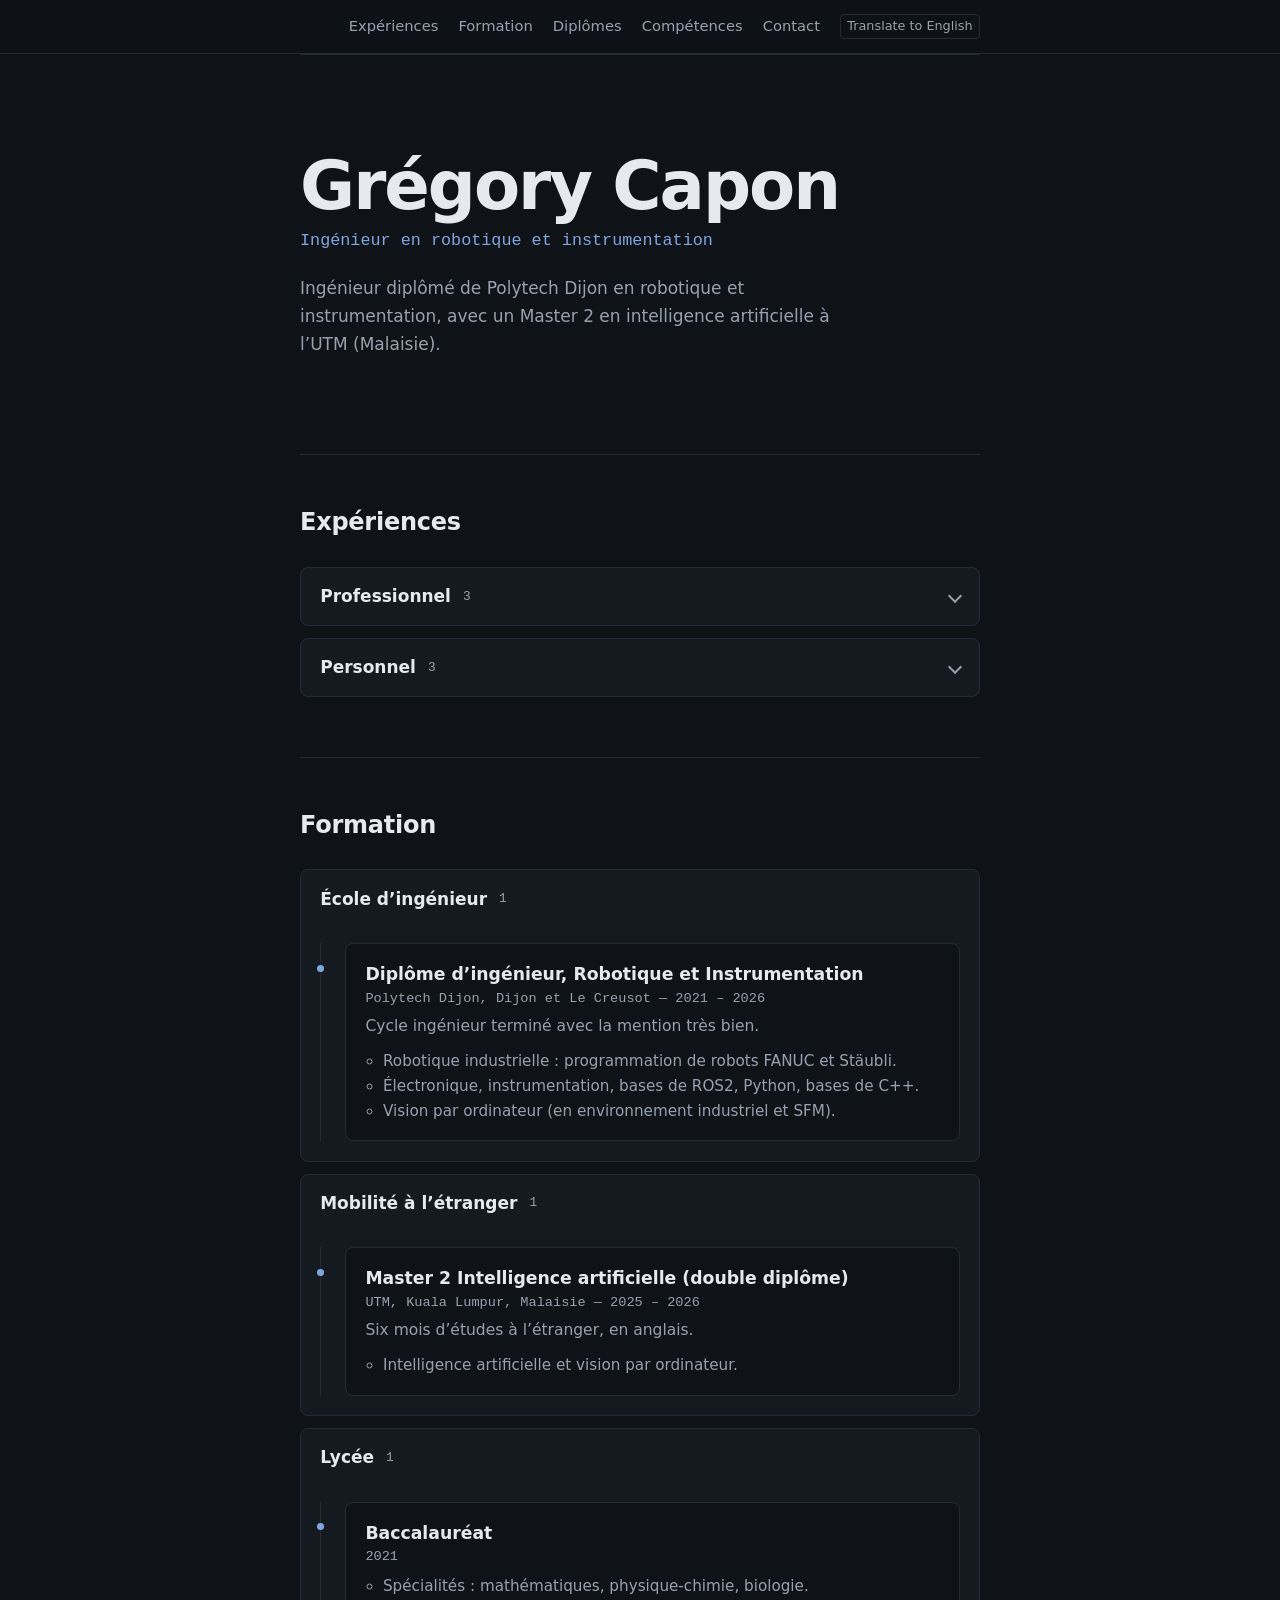
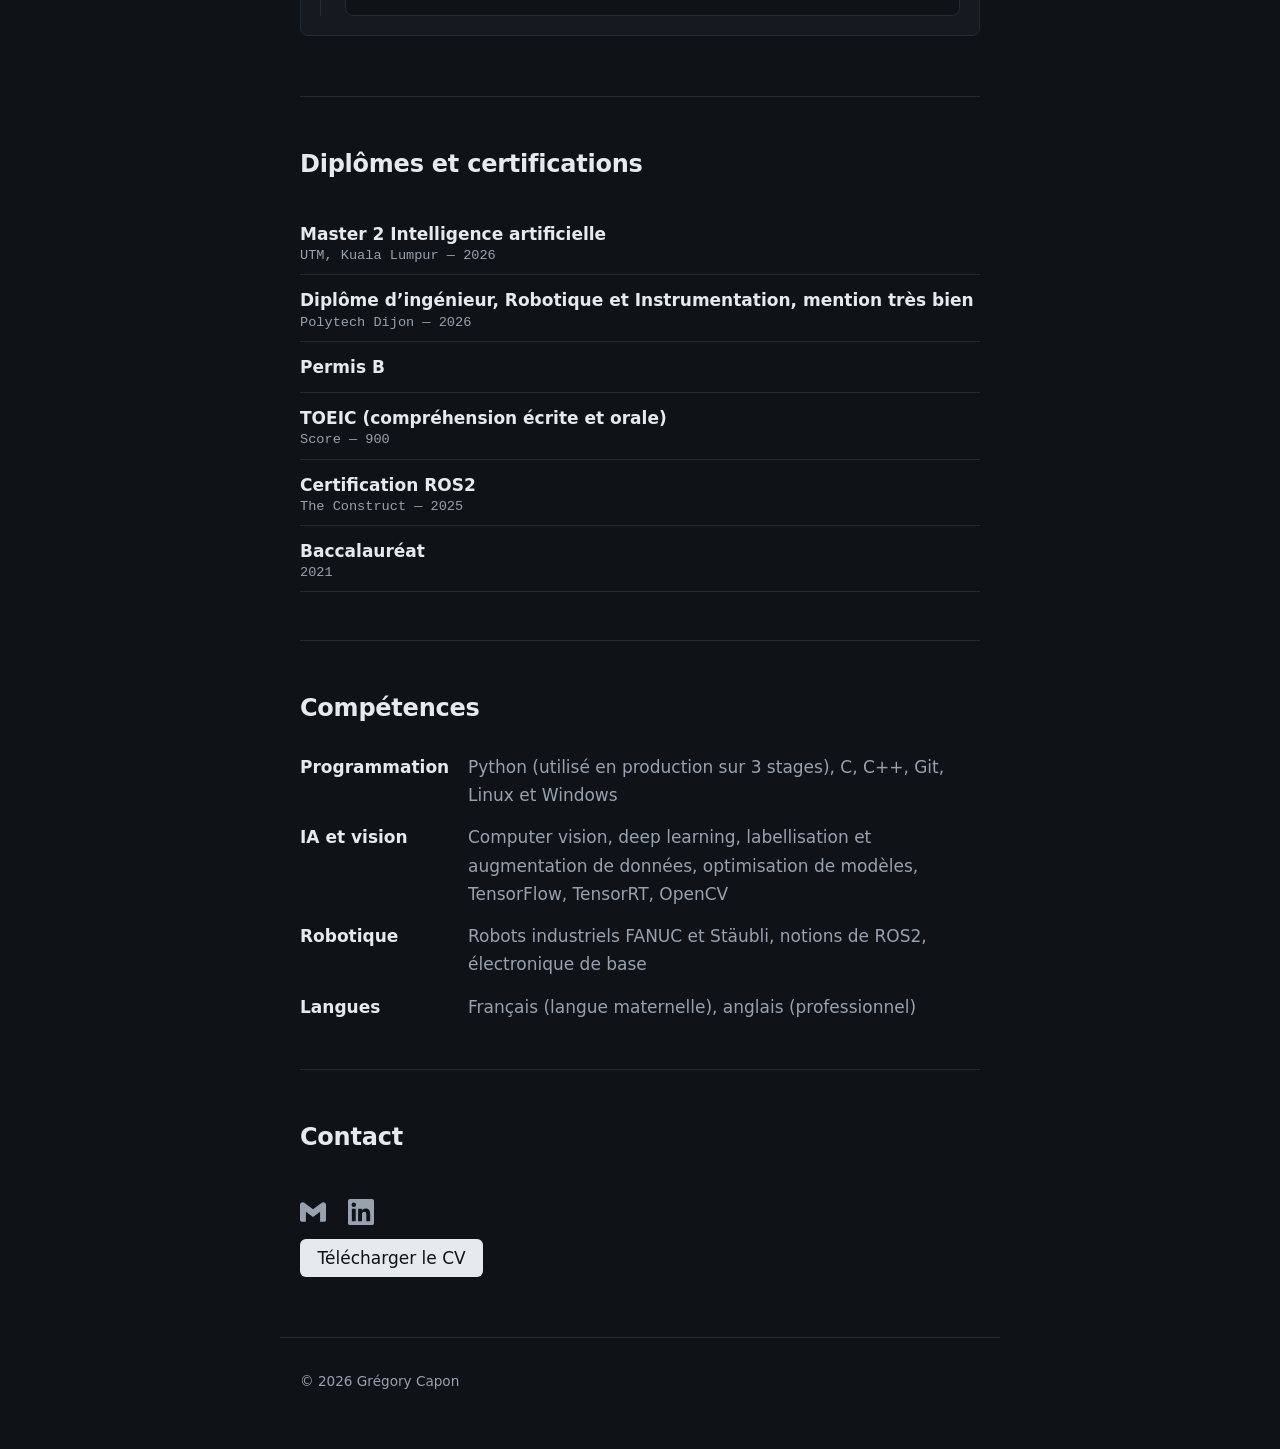
<file: index.html>
<!DOCTYPE html>
<html lang="fr">
<head>
<meta charset="utf-8">
<meta name="viewport" content="width=device-width, initial-scale=1">
<title>Grégory Capon — Ingénieur en robotique et instrumentation</title>
<meta name="description" content="Portfolio de Grégory Capon, ingénieur en robotique et instrumentation avec un Master 2 en intelligence artificielle.">
<meta name="color-scheme" content="dark">
<link rel="stylesheet" href="style.css">
</head>
<body>
<header class="bar">
  <nav>
    <a href="#experiences">Expériences</a>
    <a href="#formation">Formation</a>
    <a href="#diplomes">Diplômes</a>
    <a href="#competences">Compétences</a>
    <a href="#contact">Contact</a>
    <a class="lang" href="en/" hreflang="en" title="English version">Translate to English</a>
  </nav>
</header>
<main id="top">
  <section class="hero">
    <h1>Grégory Capon</h1>
    <p class="role">Ingénieur en robotique et instrumentation</p>
    <p class="lead">Ingénieur diplômé de Polytech Dijon en robotique et instrumentation, avec un Master 2 en intelligence artificielle à l’UTM (Malaisie).</p>
  </section>
  <section id="experiences"><h2>Expériences</h2><div id="exp"></div></section>
  <section id="formation"><h2>Formation</h2><div id="form"></div></section>
  <section id="diplomes"><h2>Diplômes et certifications</h2><ul class="dipl" id="dipl"></ul></section>
  <section id="competences"><h2>Compétences</h2><dl class="skills" id="skills"></dl></section>
  <section id="contact">
    <h2>Contact</h2>
      <p class="contact">
      <a class="icon" id="mail" data-tip="capongregory68@gmail.com" href="mailto:capongregory68@gmail.com" target="_blank" rel="noopener" aria-label="Écrire un e-mail"><svg viewBox="0 0 24 24" width="26" height="26" fill="currentColor" aria-hidden="true"><path d="M24 5.457v13.909c0 .904-.732 1.636-1.636 1.636h-3.819V11.73L12 16.64l-6.545-4.91v9.273H1.636A1.636 1.636 0 0 1 0 19.366V5.457c0-2.023 2.309-3.178 3.927-1.964L5.455 4.64 12 9.548l6.545-4.91 1.528-1.145C21.69 2.28 24 3.434 24 5.457z"/></svg></a>
      <a class="icon" id="linkedin" data-tip="LinkedIn" href="#" target="_blank" rel="noopener" aria-label="LinkedIn" hidden><svg viewBox="0 0 24 24" width="26" height="26" fill="currentColor" aria-hidden="true"><path d="M20.447 20.452h-3.554v-5.569c0-1.328-.027-3.037-1.852-3.037-1.853 0-2.136 1.445-2.136 2.939v5.667H9.351V9h3.414v1.561h.046c.477-.9 1.637-1.85 3.37-1.85 3.601 0 4.267 2.37 4.267 5.455v6.286zM5.337 7.433a2.062 2.062 0 01-2.063-2.065 2.064 2.064 0 112.063 2.065zm1.782 13.019H3.555V9h3.564v11.452zM22.225 0H1.771C.792 0 0 .774 0 1.729v20.542C0 23.227.792 24 1.771 24h20.451C23.2 24 24 23.227 24 22.271V1.729C24 .774 23.2 0 22.222 0h.003z"/></svg></a>
    </p>
    <p><a class="btn" id="cv" href="assets/cv/CV-Gregory_Capon-FR.pdf">Télécharger le CV</a></p>
  </section>
</main>
<footer>© 2026 Grégory Capon</footer>
<script src="data.js"></script>
<script src="app.js"></script>
</body>
</html>
</file>
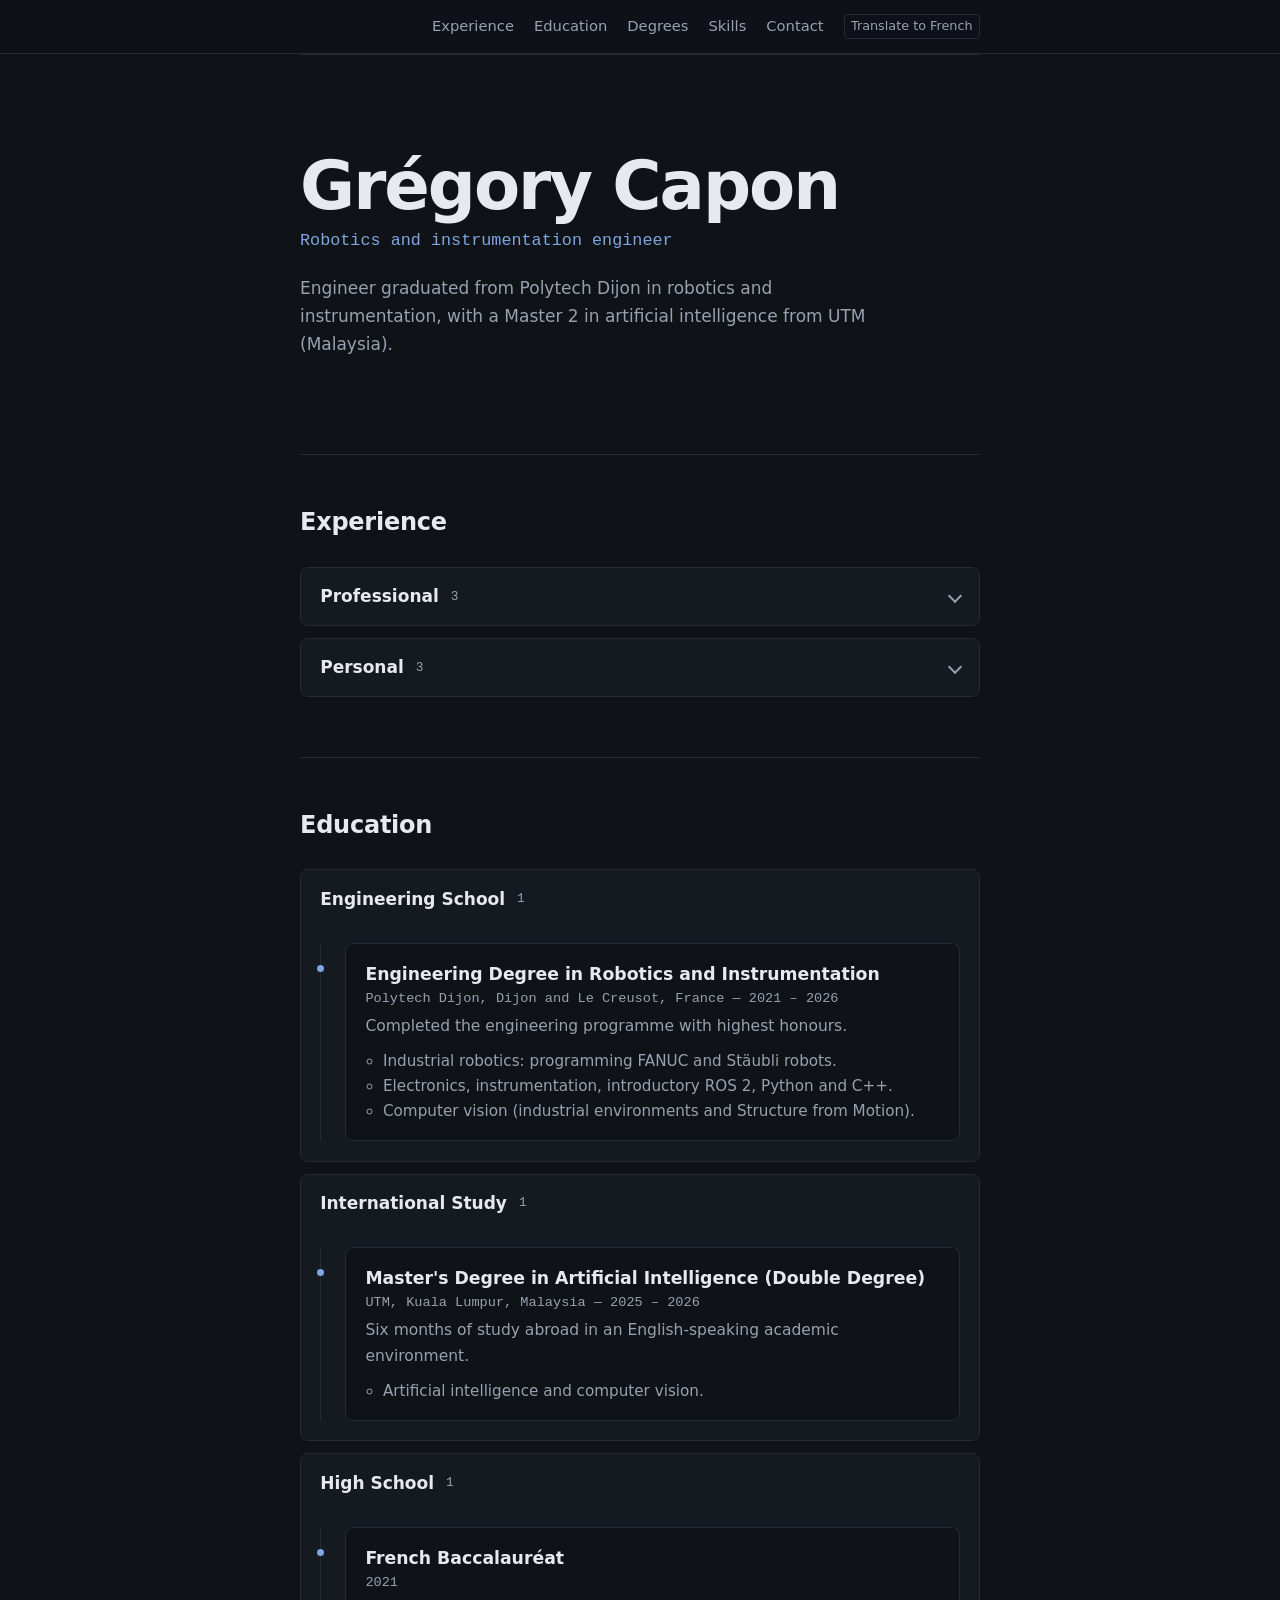
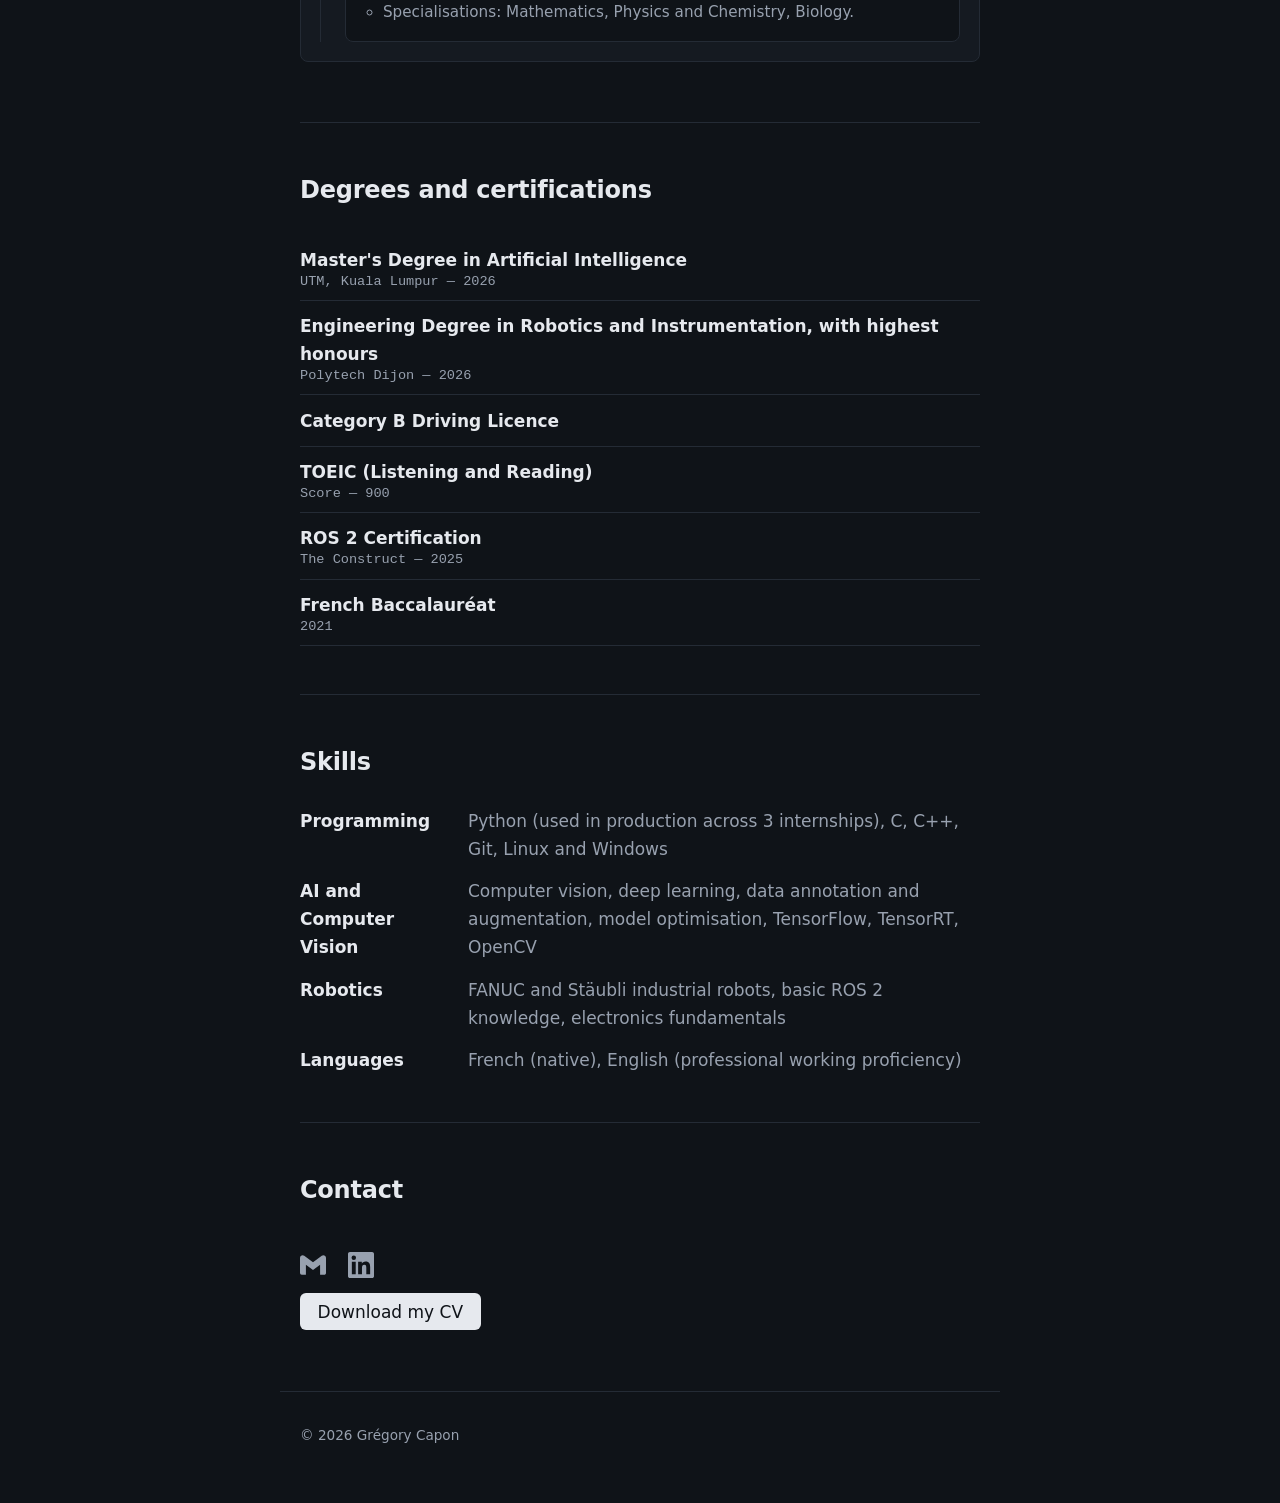
<file: en/index.html>
<!DOCTYPE html>
<html lang="en">
<head>
<meta charset="utf-8">
<meta name="viewport" content="width=device-width, initial-scale=1">
<title>Grégory Capon — Robotics and instrumentation engineer</title>
<meta name="description" content="Portfolio of Grégory Capon, robotics and instrumentation engineer with a Master 2 in artificial intelligence.">
<meta name="color-scheme" content="dark">
<link rel="stylesheet" href="../style.css">
</head>
<body>
<header class="bar">
  <nav>
    <a href="#experiences">Experience</a>
    <a href="#formation">Education</a>
    <a href="#diplomes">Degrees</a>
    <a href="#competences">Skills</a>
    <a href="#contact">Contact</a>
    <a class="lang" href="../" hreflang="fr" title="Version française">Translate to French</a>
  </nav>
</header>
<main id="top">
  <section class="hero">
    <h1>Grégory Capon</h1>
    <p class="role">Robotics and instrumentation engineer</p>
    <p class="lead">Engineer graduated from Polytech Dijon in robotics and instrumentation, with a Master 2 in artificial intelligence from UTM (Malaysia).</p>
  </section>
  <section id="experiences"><h2>Experience</h2><div id="exp"></div></section>
  <section id="formation"><h2>Education</h2><div id="form"></div></section>
  <section id="diplomes"><h2>Degrees and certifications</h2><ul class="dipl" id="dipl"></ul></section>
  <section id="competences"><h2>Skills</h2><dl class="skills" id="skills"></dl></section>
  <section id="contact">
    <h2>Contact</h2>
      <p class="contact">
      <a class="icon" id="mail" data-tip="capongregory68@gmail.com" href="mailto:capongregory68@gmail.com" target="_blank" rel="noopener" aria-label="Send an e-mail"><svg viewBox="0 0 24 24" width="26" height="26" fill="currentColor" aria-hidden="true"><path d="M24 5.457v13.909c0 .904-.732 1.636-1.636 1.636h-3.819V11.73L12 16.64l-6.545-4.91v9.273H1.636A1.636 1.636 0 0 1 0 19.366V5.457c0-2.023 2.309-3.178 3.927-1.964L5.455 4.64 12 9.548l6.545-4.91 1.528-1.145C21.69 2.28 24 3.434 24 5.457z"/></svg></a>
      <a class="icon" id="linkedin" data-tip="LinkedIn" href="#" target="_blank" rel="noopener" aria-label="LinkedIn" hidden><svg viewBox="0 0 24 24" width="26" height="26" fill="currentColor" aria-hidden="true"><path d="M20.447 20.452h-3.554v-5.569c0-1.328-.027-3.037-1.852-3.037-1.853 0-2.136 1.445-2.136 2.939v5.667H9.351V9h3.414v1.561h.046c.477-.9 1.637-1.85 3.37-1.85 3.601 0 4.267 2.37 4.267 5.455v6.286zM5.337 7.433a2.062 2.062 0 01-2.063-2.065 2.064 2.064 0 112.063 2.065zm1.782 13.019H3.555V9h3.564v11.452zM22.225 0H1.771C.792 0 0 .774 0 1.729v20.542C0 23.227.792 24 1.771 24h20.451C23.2 24 24 23.227 24 22.271V1.729C24 .774 23.2 0 22.222 0h.003z"/></svg></a>
    </p>
    <p><a class="btn" id="cv" href="../assets/cv/CV-Gregory Capon-EN.pdf">Download my CV</a></p>
  </section>
</main>
<footer>© 2026 Grégory Capon</footer>
<script src="data.js"></script>
<script src="../app.js"></script>
</body>
</html>
</file>
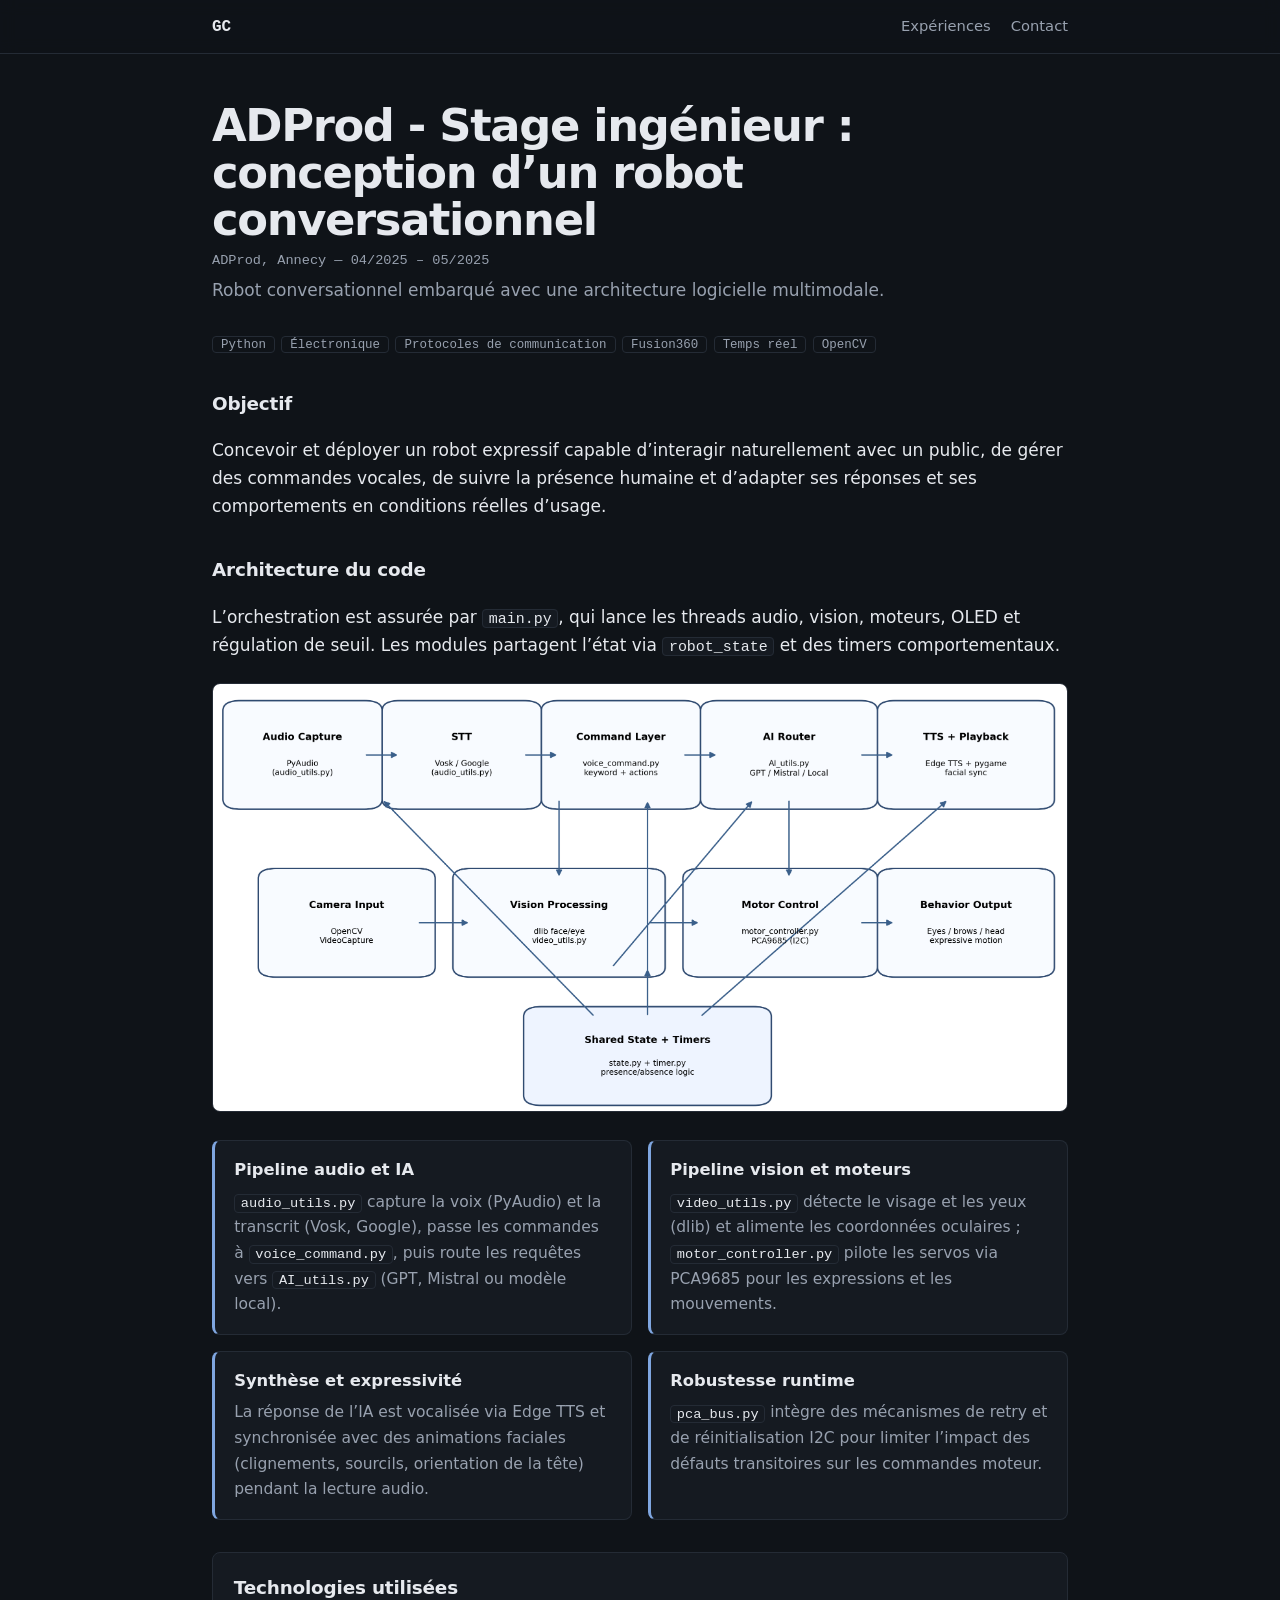
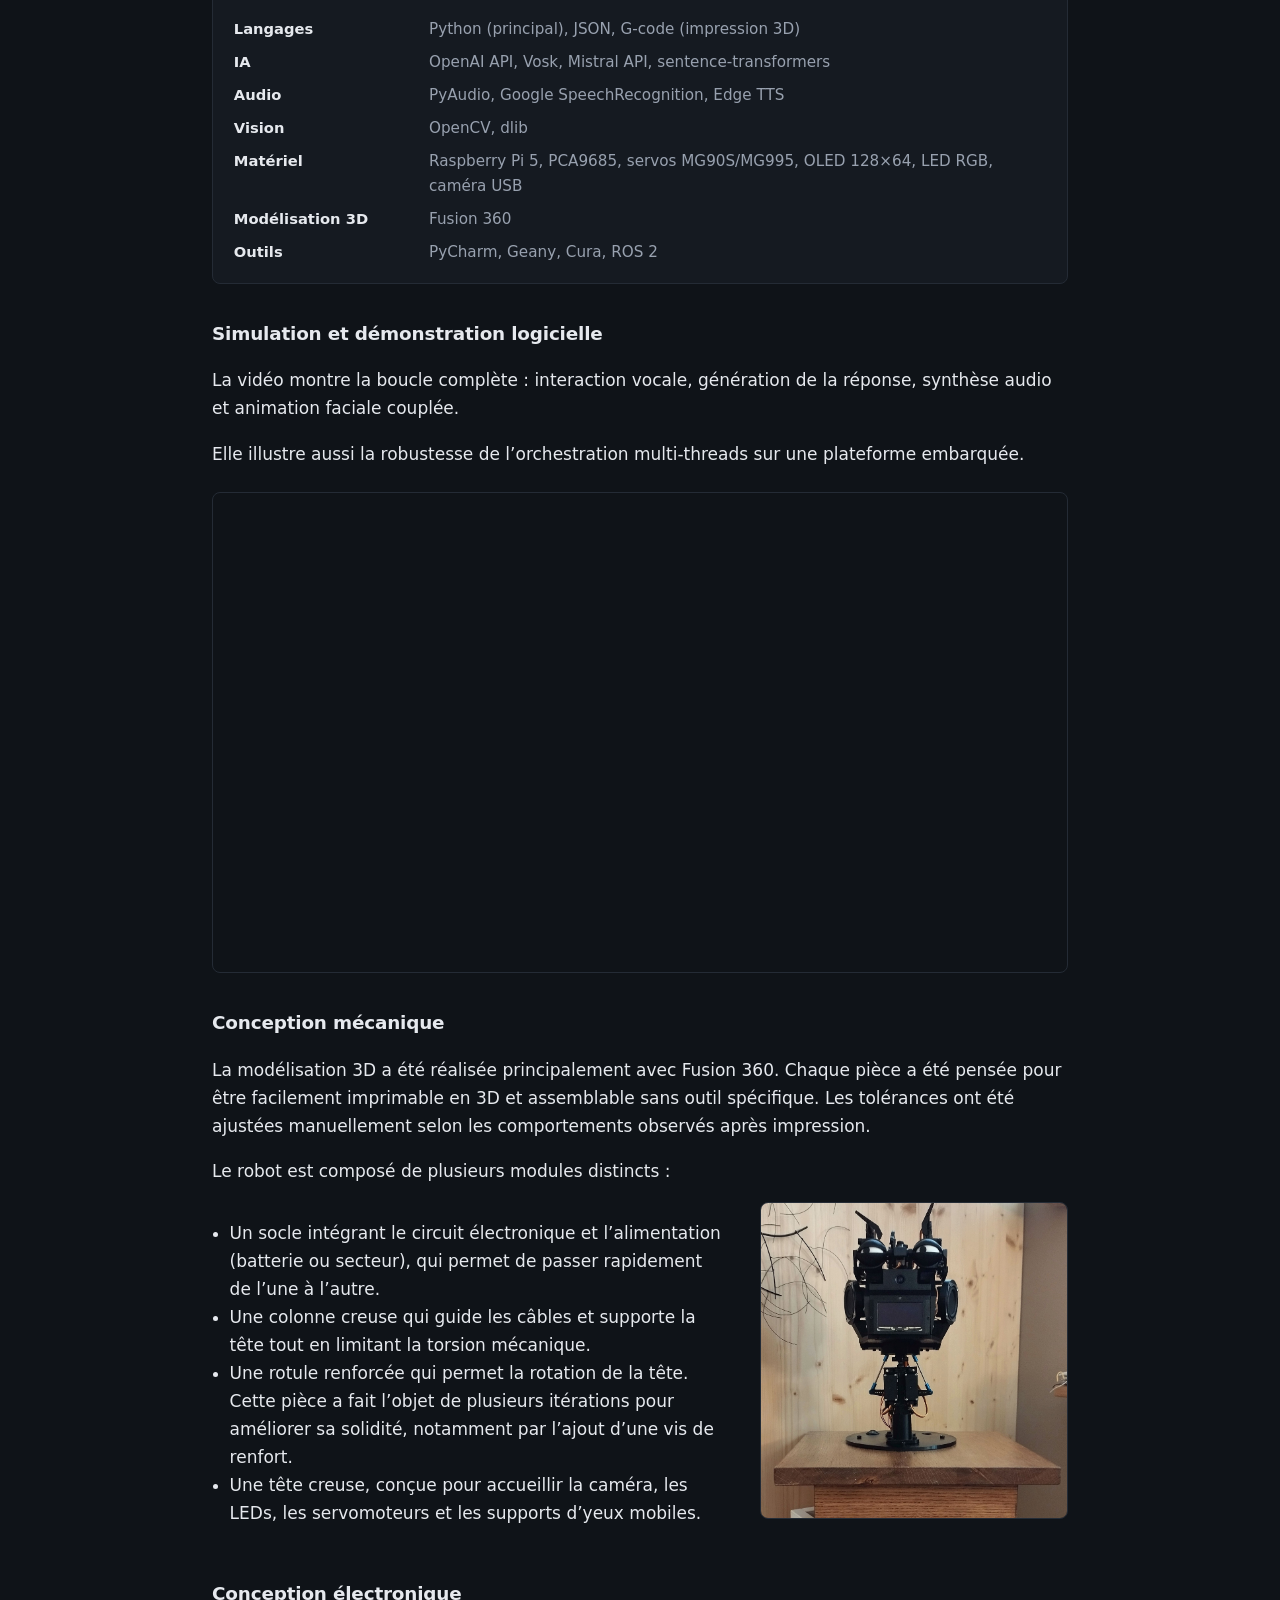
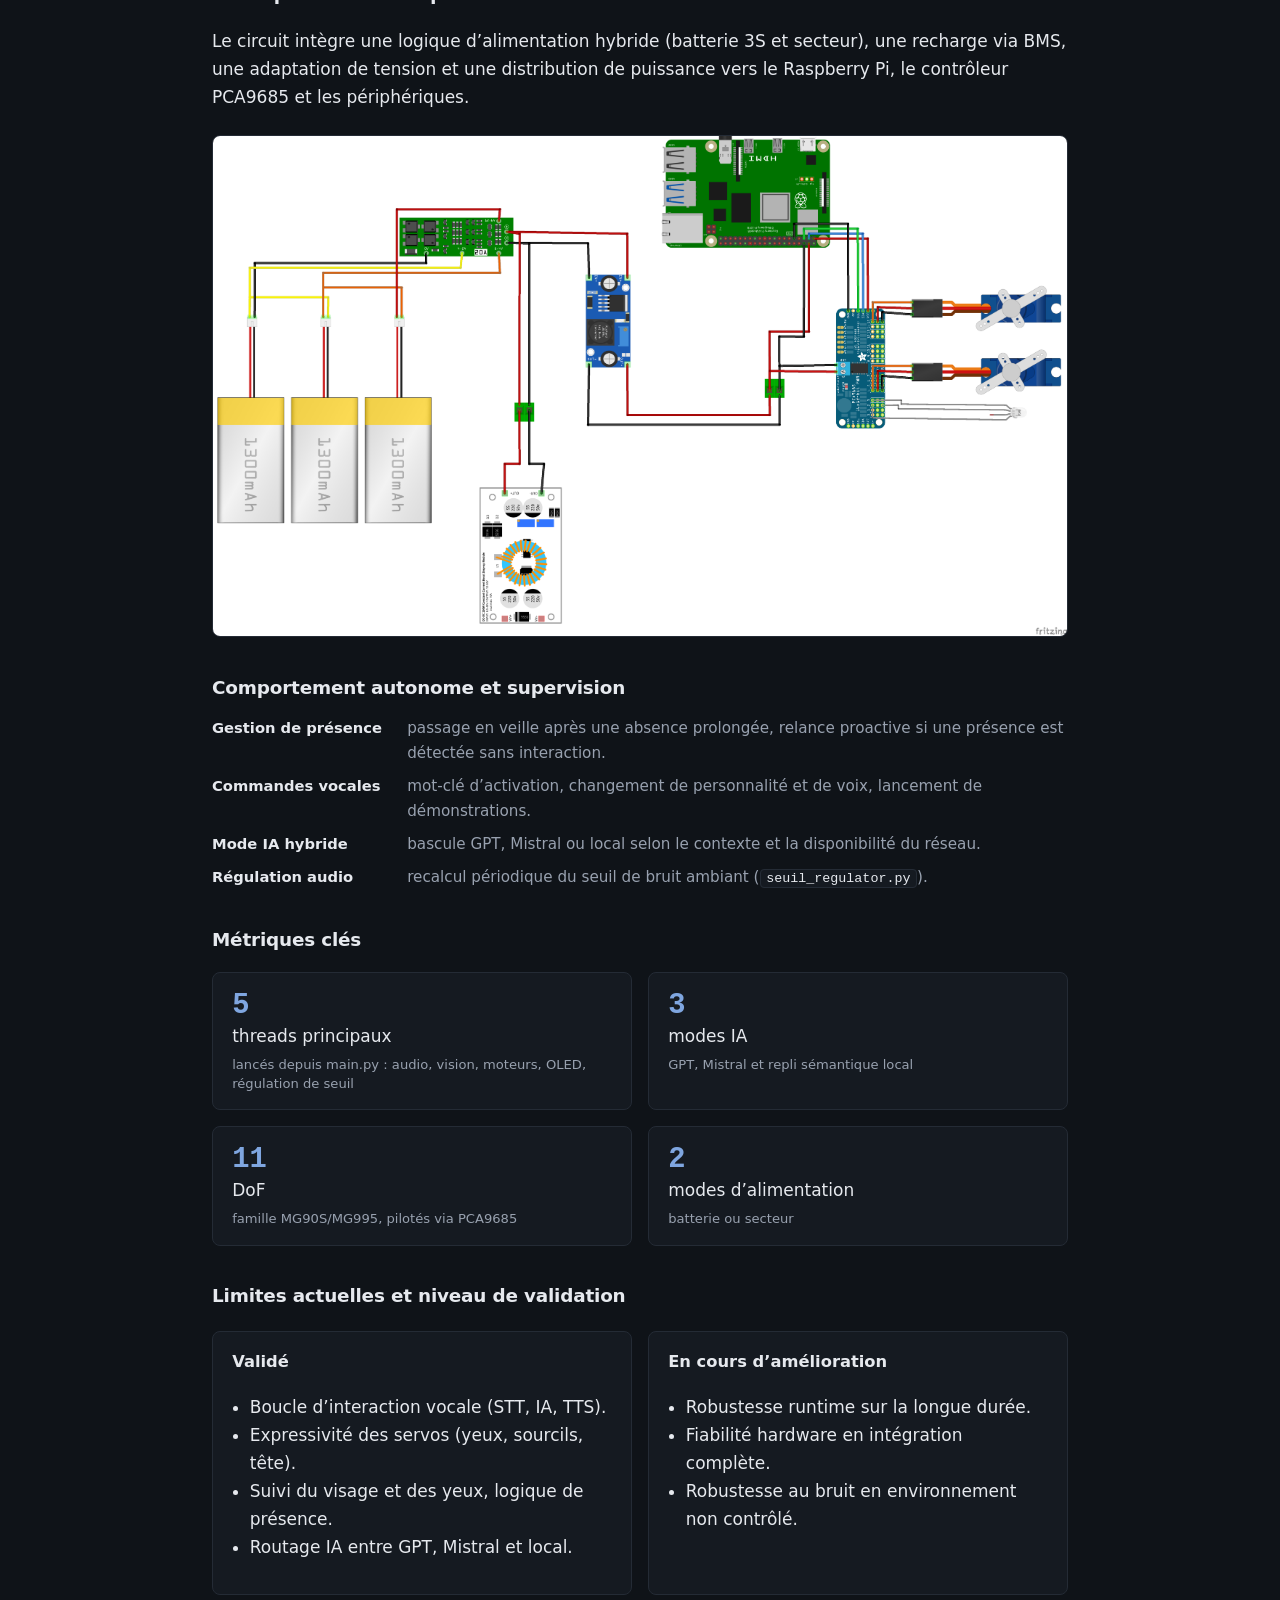
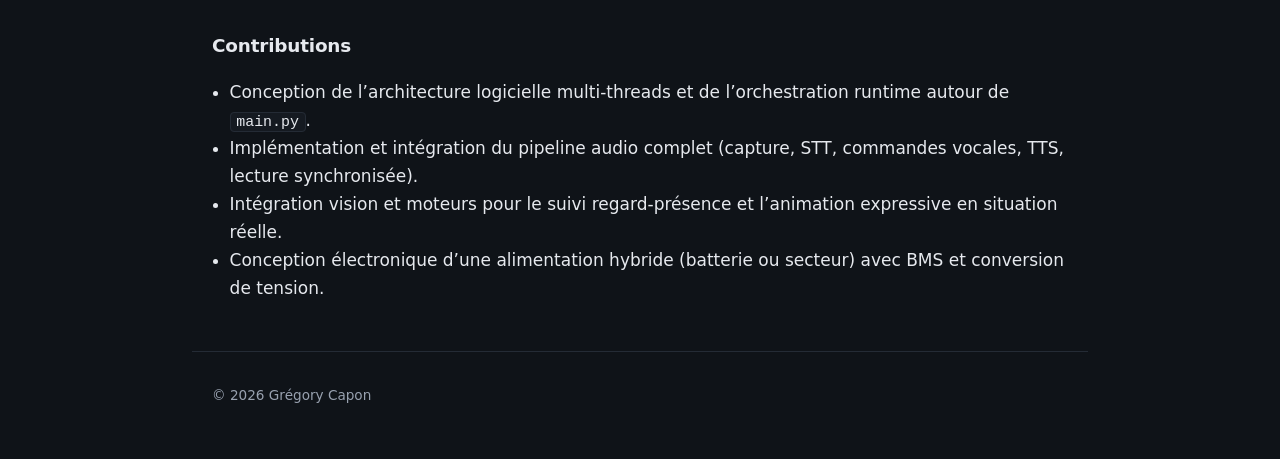
<file: projects/adprod/index.html>
<!DOCTYPE html>
<html lang="fr">
<head>
<meta charset="utf-8">
<meta name="viewport" content="width=device-width, initial-scale=1">
<title>Project — Grégory Capon</title>
<meta name="color-scheme" content="dark">
<link rel="stylesheet" href="../../style.css">
</head>
<body data-project="adprod">
<header class="bar"><a class="brand" href="../../">GC</a><nav><a href="../../#experiences">Expériences</a><a href="../../#contact">Contact</a></nav></header>
<main class="project" id="project"></main>
<footer>© 2026 Grégory Capon</footer>
<script src="../../data.js"></script>
<script src="../../project.js"></script>
</body>
</html>
</file>
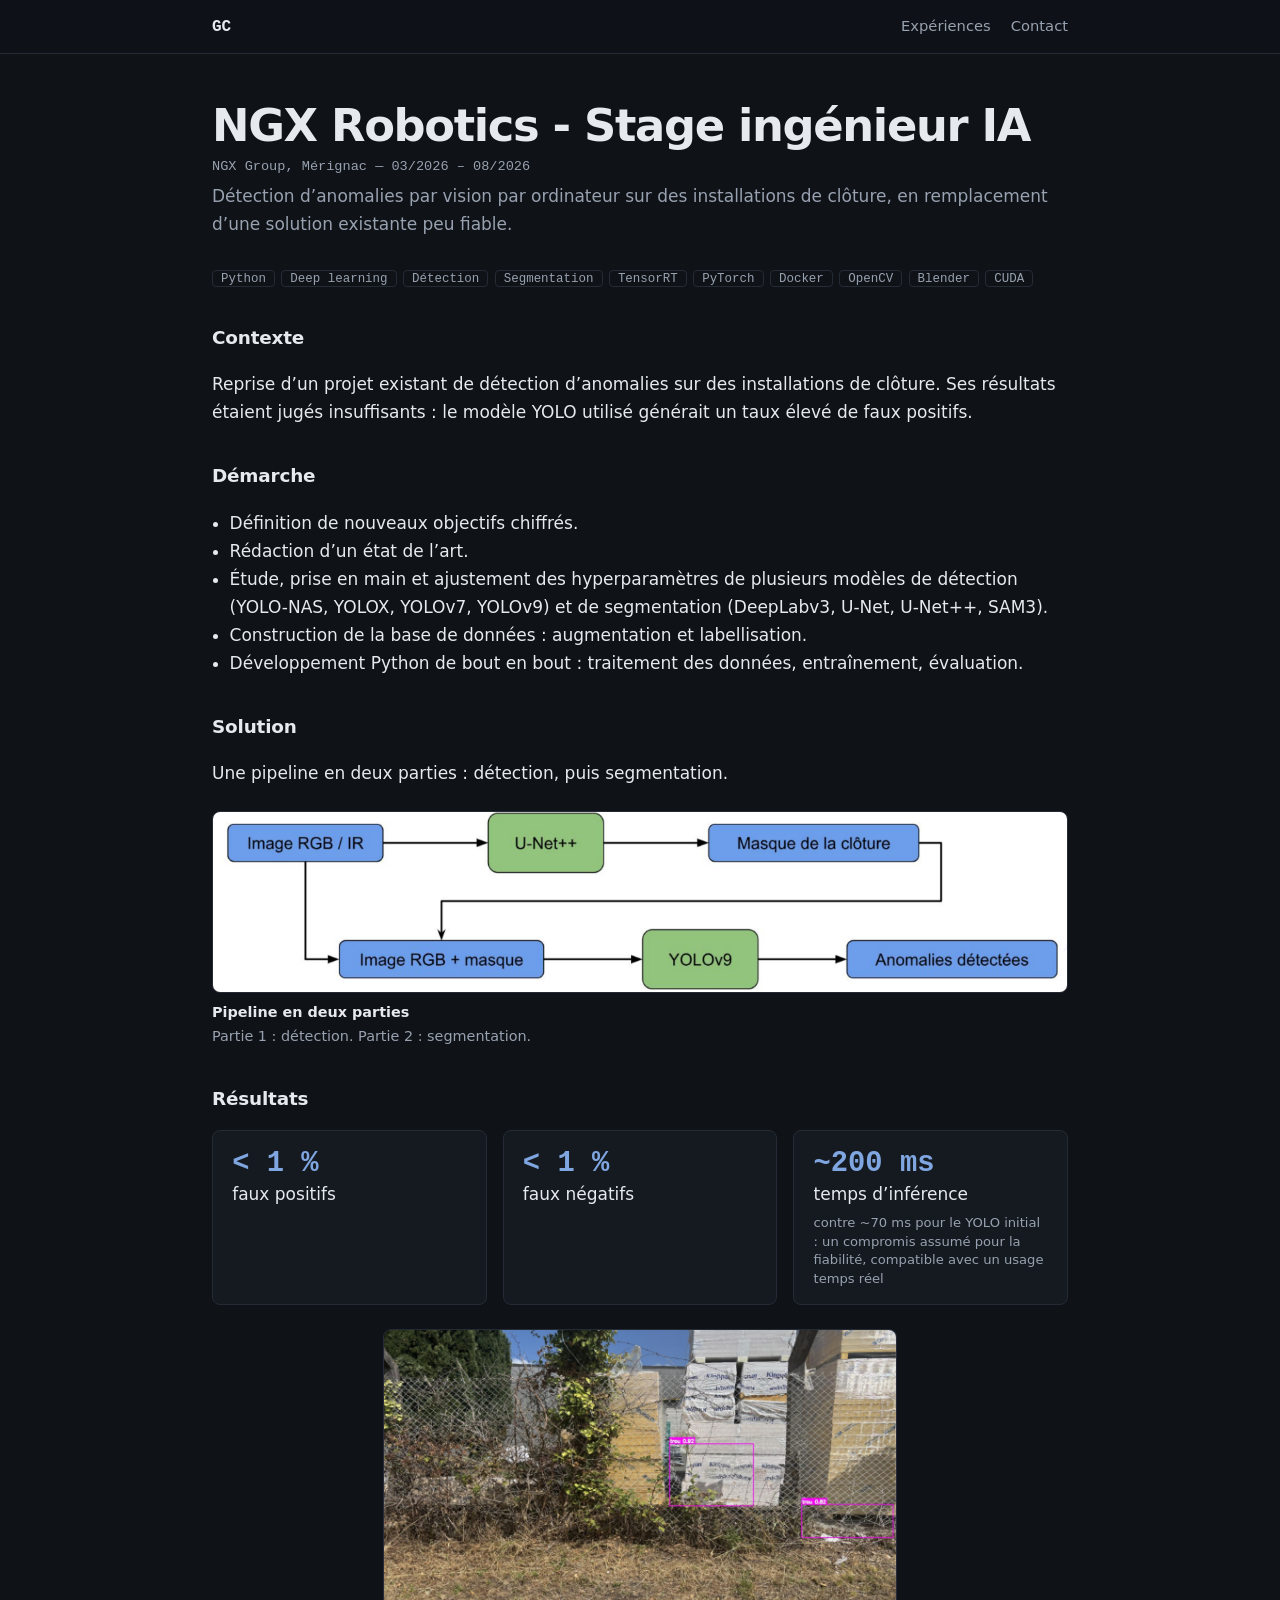
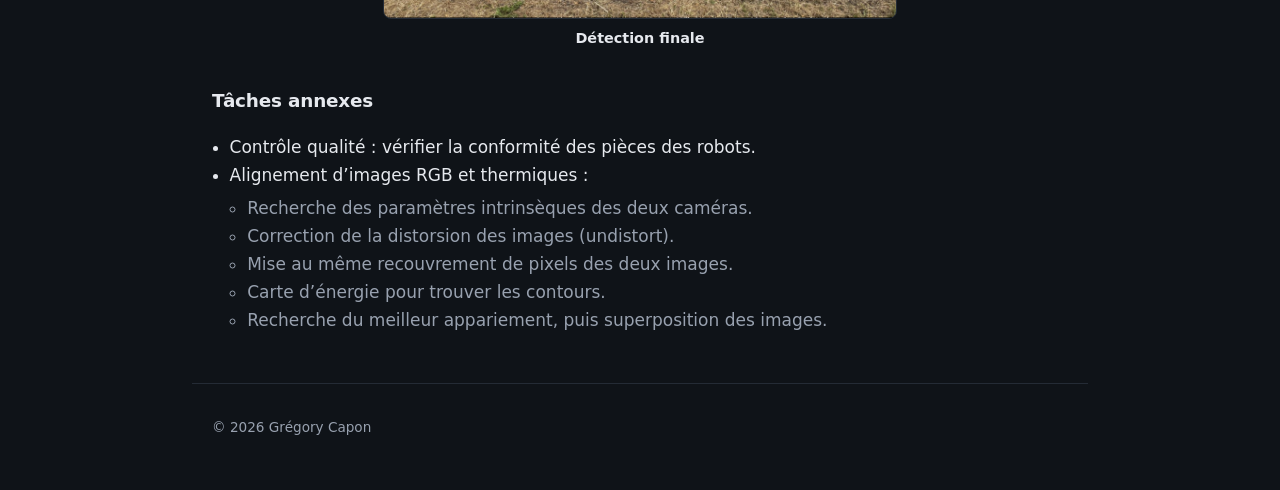
<file: projects/ngx-group/index.html>
<!DOCTYPE html>
<html lang="fr">
<head>
<meta charset="utf-8">
<meta name="viewport" content="width=device-width, initial-scale=1">
<title>Project — Grégory Capon</title>
<meta name="color-scheme" content="dark">
<link rel="stylesheet" href="../../style.css">
</head>
<body data-project="ngx-group">
<header class="bar"><a class="brand" href="../../">GC</a><nav><a href="../../#experiences">Expériences</a><a href="../../#contact">Contact</a></nav></header>
<main class="project" id="project"></main>
<footer>© 2026 Grégory Capon</footer>
<script src="../../data.js"></script>
<script src="../../project.js"></script>
</body>
</html>
</file>
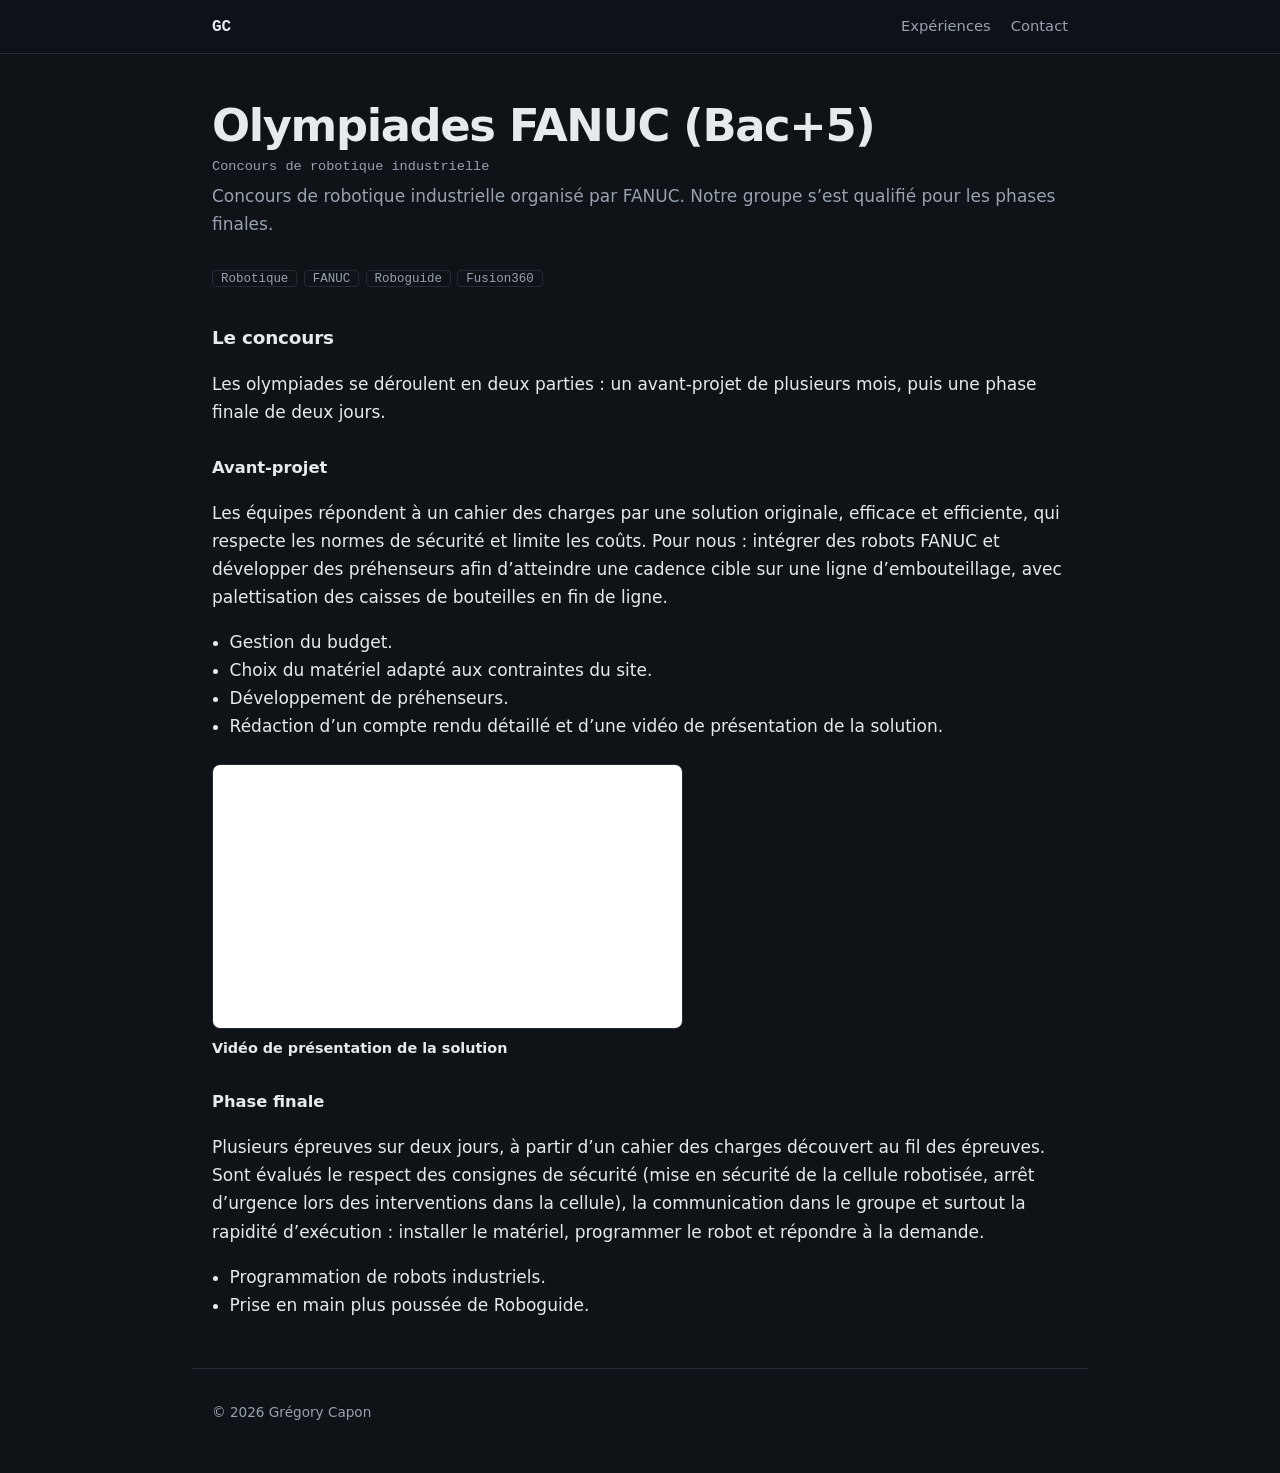
<file: projects/olympiades-fanuc/index.html>
<!DOCTYPE html>
<html lang="fr">
<head>
<meta charset="utf-8">
<meta name="viewport" content="width=device-width, initial-scale=1">
<title>Project — Grégory Capon</title>
<meta name="color-scheme" content="dark">
<link rel="stylesheet" href="../../style.css">
</head>
<body data-project="olympiades-fanuc">
<header class="bar"><a class="brand" href="../../">GC</a><nav><a href="../../#experiences">Expériences</a><a href="../../#contact">Contact</a></nav></header>
<main class="project" id="project"></main>
<footer>© 2026 Grégory Capon</footer>
<script src="../../data.js"></script>
<script src="../../project.js"></script>
</body>
</html>
</file>
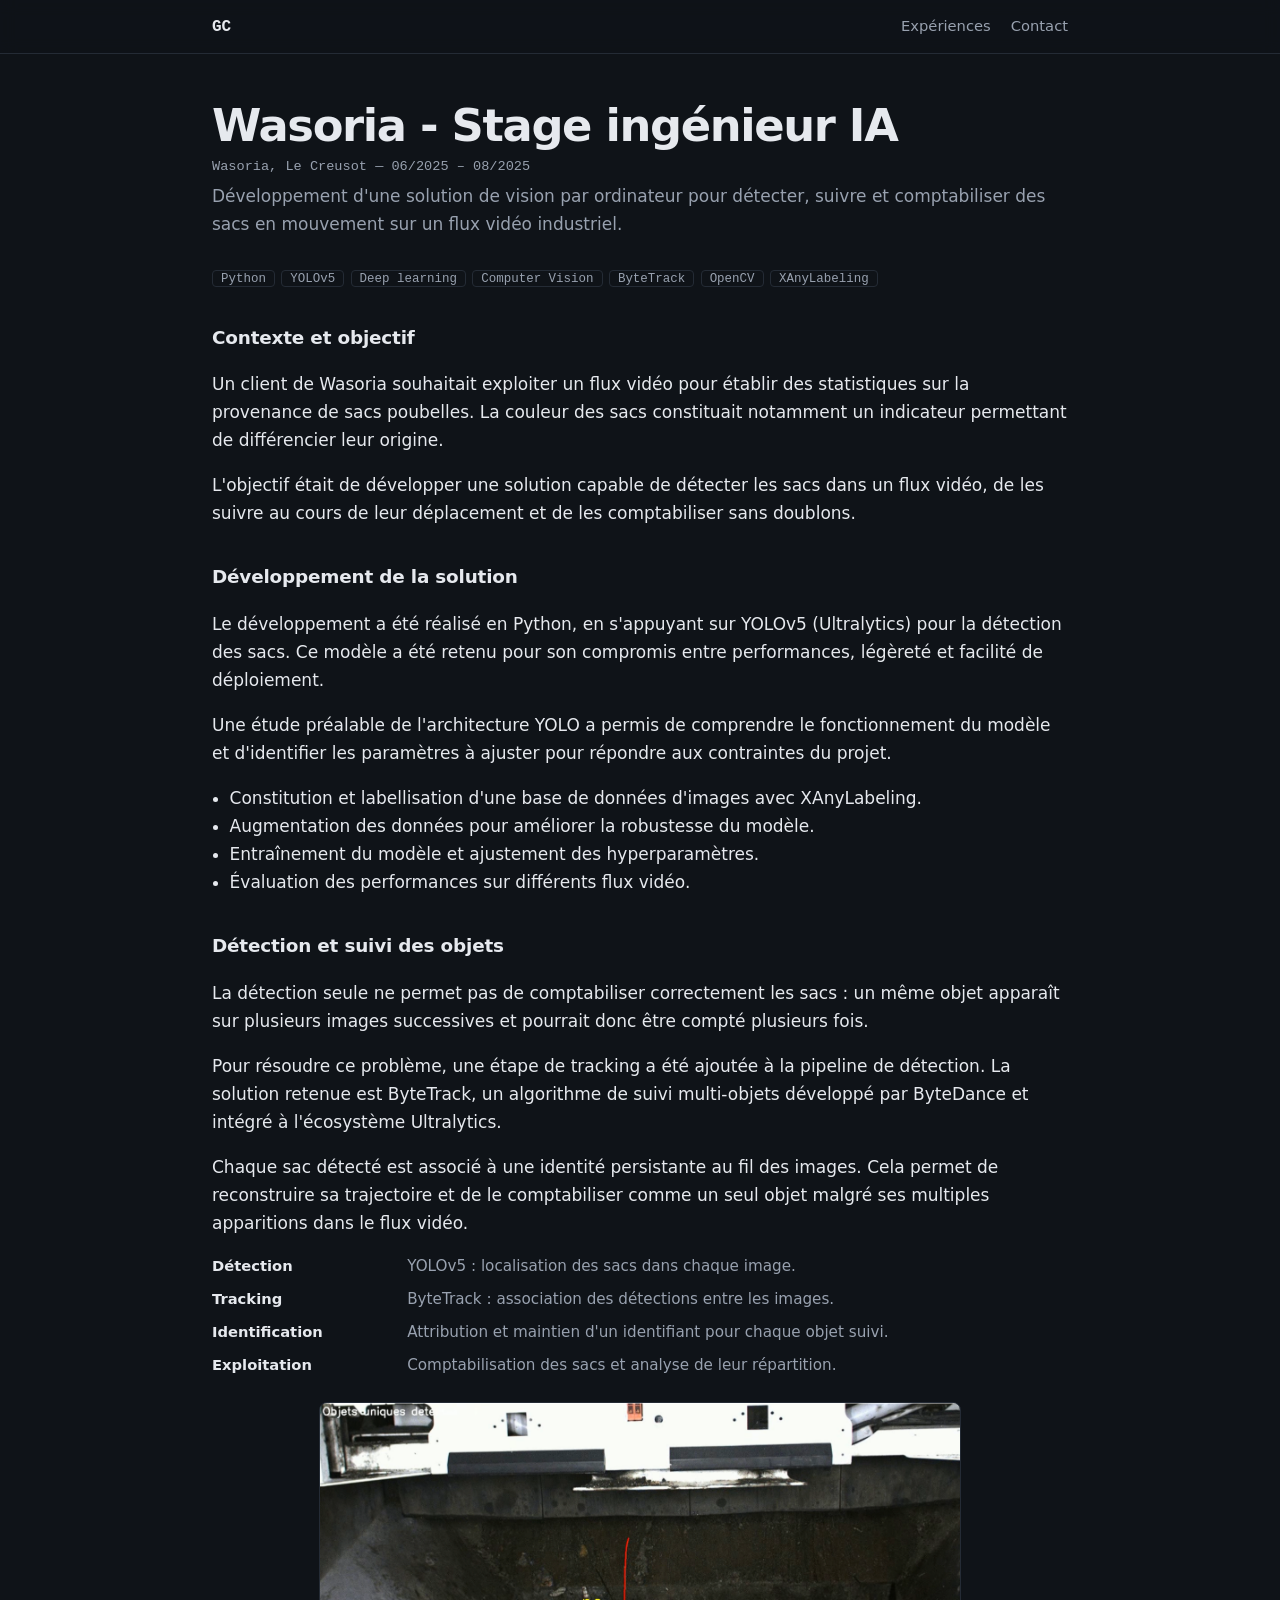
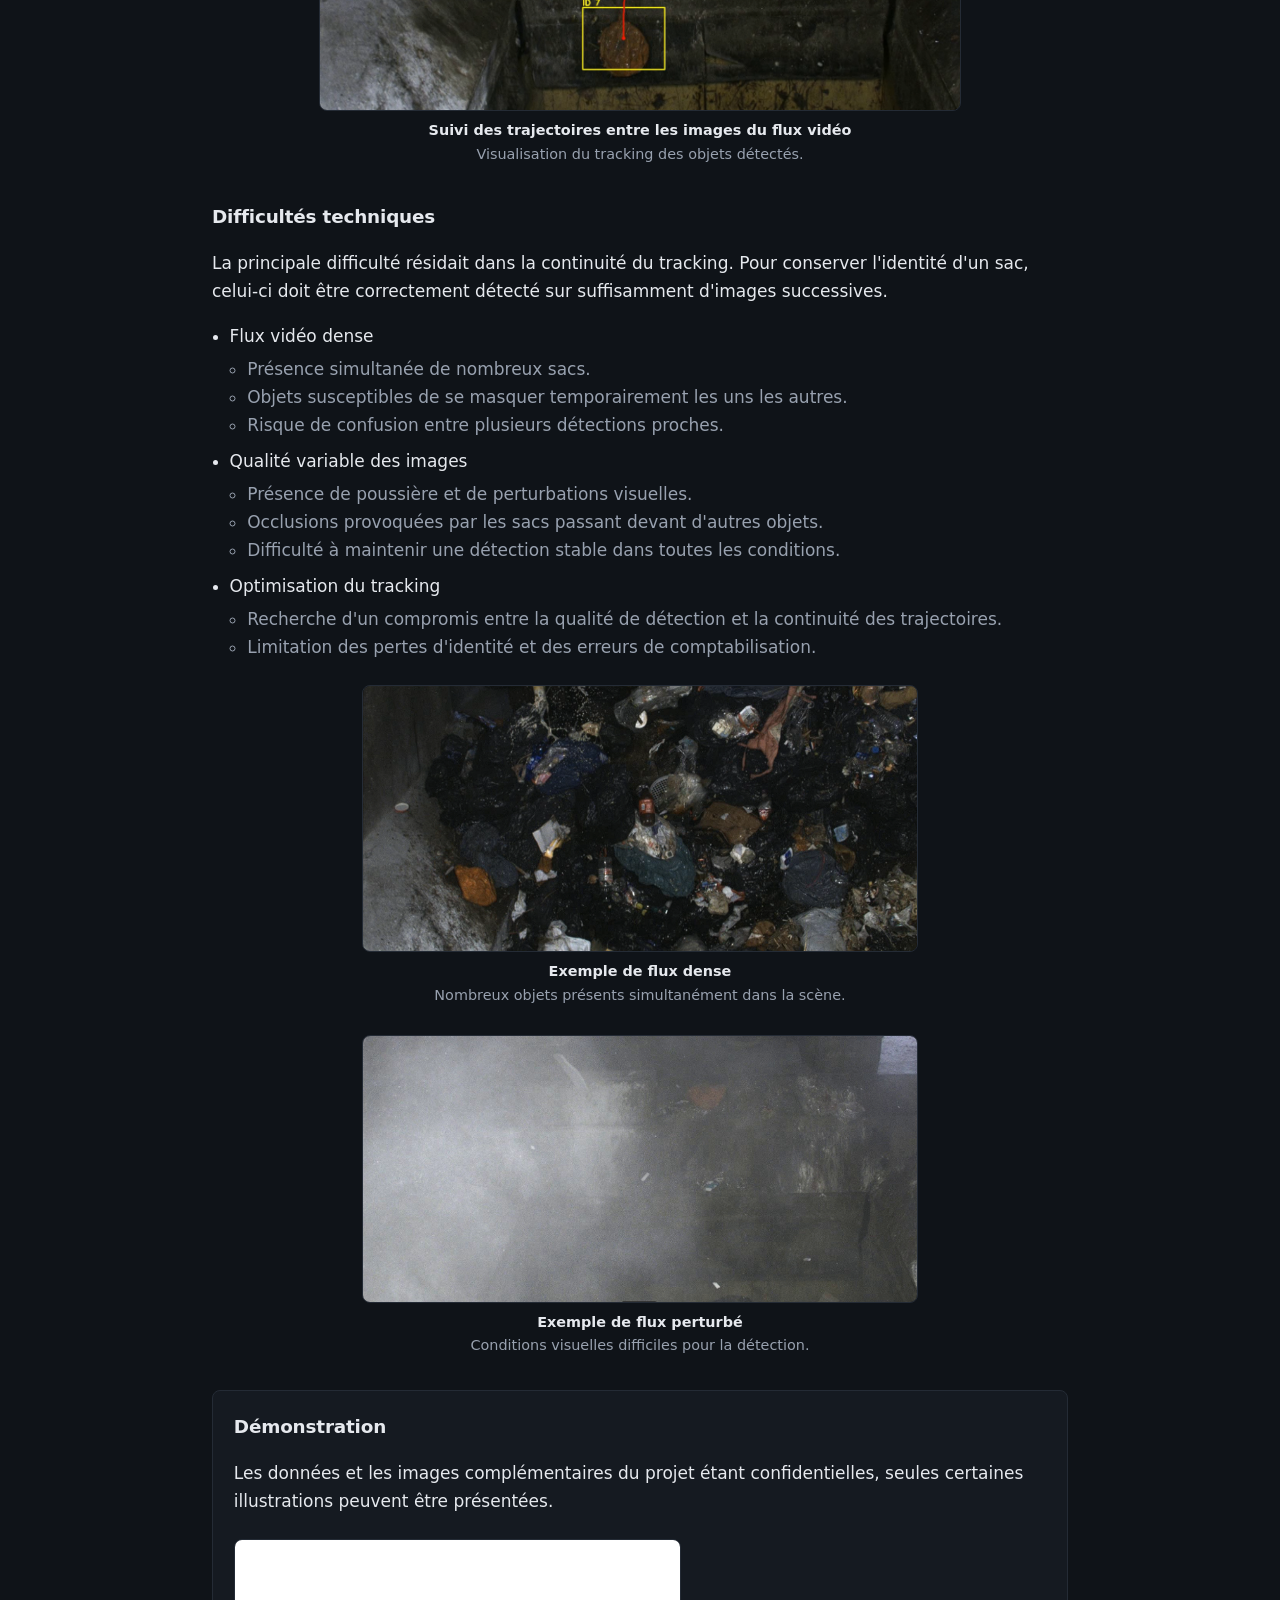
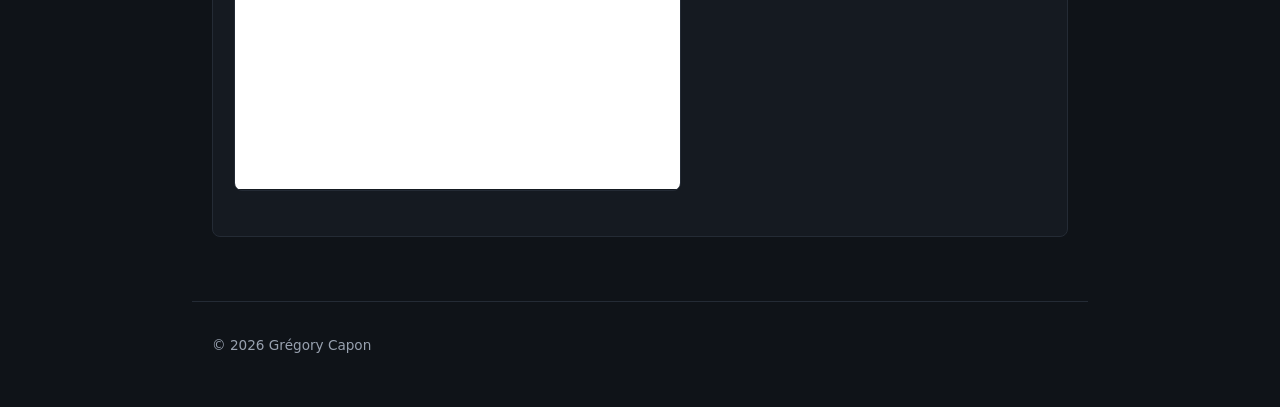
<file: projects/wasoria/index.html>
<!DOCTYPE html>
<html lang="fr">
<head>
<meta charset="utf-8">
<meta name="viewport" content="width=device-width, initial-scale=1">
<title>Project — Grégory Capon</title>
<meta name="color-scheme" content="dark">
<link rel="stylesheet" href="../../style.css">
</head>
<body data-project="wasoria">
<header class="bar"><a class="brand" href="../../">GC</a><nav><a href="../../#experiences">Expériences</a><a href="../../#contact">Contact</a></nav></header>
<main class="project" id="project"></main>
<footer>© 2026 Grégory Capon</footer>
<script src="../../data.js"></script>
<script src="../../project.js"></script>
</body>
</html>
</file>
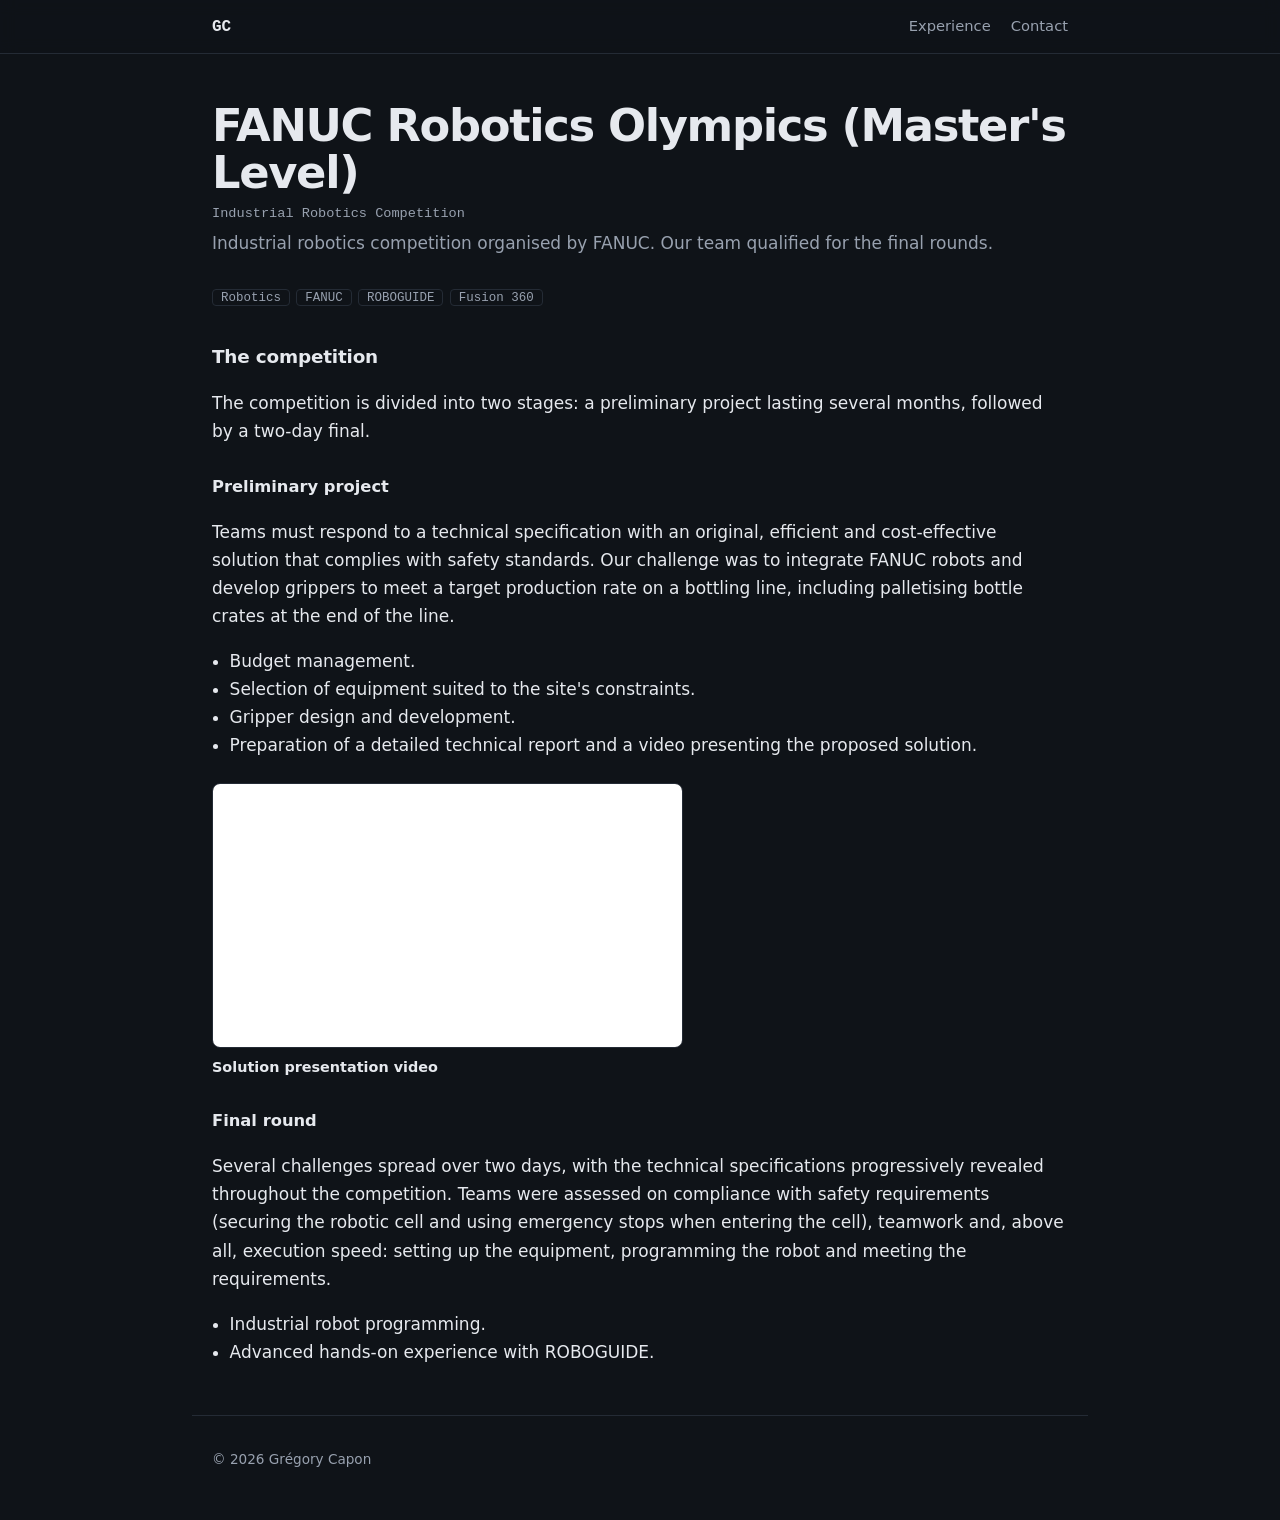
<file: en/projects/olympiades-fanuc/index.html>
<!DOCTYPE html>
<html lang="en">
<head>
<meta charset="utf-8">
<meta name="viewport" content="width=device-width, initial-scale=1">
<title>Project — Grégory Capon</title>
<meta name="color-scheme" content="dark">
<link rel="stylesheet" href="../../../style.css">
</head>
<body data-project="olympiades-fanuc">
<header class="bar"><a class="brand" href="../../">GC</a><nav><a href="../../#experiences">Experience</a><a href="../../#contact">Contact</a></nav></header>
<main class="project" id="project"></main>
<footer>© 2026 Grégory Capon</footer>
<script src="../../data.js"></script>
<script src="../../../project.js"></script>
</body>
</html>
</file>
<file: style.css>
:root{color-scheme:dark;--bg:#0f1318;--ink:#e6e9ee;--mute:#98a1af;--line:#242b35;--acc:#7fa6e0;--card:#151a21}
*{box-sizing:border-box}
html{scroll-behavior:smooth;scroll-padding-top:4rem}
body{margin:0;background:var(--bg);color:var(--ink);font:17px/1.65 system-ui,-apple-system,"Segoe UI",Roboto,sans-serif}
a{color:var(--acc);text-decoration:none}a:hover{text-decoration:underline}
:focus-visible{outline:2px solid var(--acc);outline-offset:3px}
.bar{position:sticky;top:0;z-index:5;display:flex;justify-content:space-between;align-items:center;gap:1rem;padding:.9rem max(1.25rem,calc(50% - var(--w)/2 + 1.25rem));background:color-mix(in srgb,var(--bg) 88%,transparent);backdrop-filter:blur(8px);border-bottom:1px solid var(--line)}
.brand{font:600 1rem ui-monospace,SFMono-Regular,Menlo,monospace;color:var(--ink)}
nav{display:flex;flex-wrap:wrap;gap:.4rem 1.25rem;font-size:.92rem}
nav .lang{border:1px solid var(--line);border-radius:4px;padding:0 .4rem;font-size:.8rem}
nav a{color:var(--mute)}nav a:hover{color:var(--ink);text-decoration:none}
:root{--w:720px}
.proj{--w:clamp(720px,70vw,1300px)}
main,footer{max-width:var(--w);margin:0 auto;padding:0 1.25rem}
.hero{padding:6rem 0 4rem}
h1{font-size:clamp(2.6rem,8vw,4.2rem);line-height:1.05;letter-spacing:-.03em;margin:0 0 .6rem;font-weight:700}
.role{font:500 1.05rem ui-monospace,SFMono-Regular,Menlo,monospace;color:var(--acc);margin:0 0 1.5rem}
.lead{max-width:34em;color:var(--mute);margin:0 0 2rem}
.actions{display:flex;gap:1.5rem;align-items:center;margin:0}
.btn{background:var(--ink);color:var(--bg);padding:.55rem 1.1rem;border-radius:6px;font-weight:500}.btn:hover{text-decoration:none;opacity:.88}
section{padding:3rem 0;border-top:1px solid var(--line)}
h2{font-size:1.5rem;letter-spacing:-.01em;margin:0 0 1.5rem}
.group{border:1px solid var(--line);border-radius:8px;margin-bottom:.75rem;background:var(--card)}
.group>summary{list-style:none;cursor:pointer;display:flex;align-items:center;gap:.75rem;padding:.9rem 1.2rem;font-weight:600}
.group>summary::-webkit-details-marker{display:none}
.group>summary::after{content:"";margin-left:auto;width:.5rem;height:.5rem;border:solid var(--mute);border-width:0 2px 2px 0;transform:rotate(45deg);transition:transform .2s}
.group[open]>summary::after{transform:rotate(-135deg)}
.count{font:.8rem ui-monospace,SFMono-Regular,Menlo,monospace;color:var(--mute);font-weight:400}
.rail{list-style:none;margin:0 1.2rem 1.2rem;padding:0 0 0 1.5rem;border-left:1px solid var(--line)}
.rail>li{position:relative;margin-top:1rem}
.rail>li::before{content:"";position:absolute;left:calc(-1.5rem - 4px);top:1.35rem;width:7px;height:7px;border-radius:50%;background:var(--acc)}
.card{display:block;background:var(--bg);border:1px solid var(--line);border-radius:8px;padding:1rem 1.2rem;color:var(--ink)}
a.card:hover{border-color:var(--acc);text-decoration:none}
.card h3{margin:0;font-size:1.08rem;font-weight:600}
.meta{font:.85rem ui-monospace,SFMono-Regular,Menlo,monospace;color:var(--mute);margin:.15rem 0 .5rem}
.sum{margin:0;color:var(--mute);font-size:.97rem}
.card ul.pts{margin:.6rem 0 0;padding-left:1.1rem;color:var(--mute);font-size:.95rem}
.more{display:inline-block;margin-top:.6rem;font-size:.9rem;color:var(--acc)}
.tags{display:flex;flex-wrap:wrap;gap:.4rem;margin:.8rem 0 0;padding:0;list-style:none}
.tags li{font:.78rem ui-monospace,SFMono-Regular,Menlo,monospace;border:1px solid var(--line);border-radius:4px;padding:.05rem .5rem;color:var(--mute)}
.dipl{list-style:none;margin:0;padding:0}
.dipl li{padding:.7rem 0;border-bottom:1px solid var(--line)}
.dipl b{font-weight:600}
.dipl .meta{margin:0}
.skills{display:grid;grid-template-columns:9rem 1fr;gap:.9rem 1.5rem;margin:0}
.skills dt{font-weight:600}.skills dd{margin:0;color:var(--mute)}
.contact{display:flex;align-items:center;gap:1.4rem;margin:2.6rem 0 1.2rem}
.icon{position:relative;display:inline-flex;color:var(--mute)}
.icon[hidden]{display:none}.icon:hover{color:var(--acc)}
footer{padding:2rem 1.25rem 3rem;color:var(--mute);font-size:.85rem;border-top:1px solid var(--line)}
/* page projet */
.project{padding:3rem 1.25rem 2rem}
.project h1{font-size:clamp(2rem,6vw,2.8rem)}
.project .back{font-size:.92rem;color:var(--mute)}
.project h2{font-size:1.15rem;margin:2.2rem 0 .8rem}
.project p{max-width:75ch}
.project ul.pts{padding-left:1.1rem}
.gallery{display:grid;gap:1.75rem;margin-top:1rem}
.gallery figure{margin:0}
.gallery img{width:100%;border-radius:8px;border:1px solid var(--line);display:block}
.gallery figcaption{font-size:.9rem;color:var(--mute);margin-top:.5rem}
.gallery figcaption b{display:block;color:var(--ink);font-weight:600}
.metrics{display:grid;grid-template-columns:repeat(auto-fit,minmax(180px,1fr));gap:1rem;margin:1rem 0}
.metric{border:1px solid var(--line);border-radius:8px;padding:1rem 1.2rem;background:var(--card)}
.metric b{display:block;font:600 1.8rem ui-monospace,SFMono-Regular,Menlo,monospace;color:var(--acc)}
.metric span{display:block;color:var(--ink)}
.metric small{display:block;margin-top:.4rem;color:var(--mute);font-size:.82rem;line-height:1.4}
@media (max-width:560px){.skills{grid-template-columns:1fr;gap:.2rem}.skills dd{margin-bottom:.8rem}.hero{padding-top:4rem}}
@media (prefers-reduced-motion:reduce){html{scroll-behavior:auto}.group>summary::after{transition:none}}
.project h3{font-size:1.02rem;margin:1.8rem 0 .6rem;color:var(--ink)}
.project ul.pts ul{margin:.3rem 0 .5rem;padding-left:1.1rem;color:var(--mute)}
.callout{border:1px solid var(--line);background:var(--card);border-radius:8px;padding:.2rem 1.3rem 1.1rem;margin:2rem 0}
.callout h2,.callout h3{margin-top:1.1rem}
.facts{display:grid;grid-template-columns:8rem 1fr;gap:.5rem 1.2rem;margin:0}
.facts dt{font-weight:600;font-size:.92rem}.facts dd{margin:0;color:var(--mute);font-size:.95rem}
.links{display:flex;flex-wrap:wrap;gap:.6rem;margin:1rem 0}
.links a{border:1px solid var(--line);border-radius:6px;padding:.25rem .8rem;font-size:.9rem}
@media (max-width:560px){.facts{grid-template-columns:1fr;gap:.1rem}.facts dd{margin-bottom:.6rem}}
.cols{display:grid;grid-template-columns:repeat(auto-fit,minmax(240px,1fr));gap:1rem;margin:1.2rem 0}
.col{border:1px solid var(--line);background:var(--card);border-radius:8px;padding:.1rem 1.2rem 1rem}
.col h3{margin-top:1rem}
code{font:.88em ui-monospace,SFMono-Regular,Menlo,monospace;background:var(--card);border:1px solid var(--line);border-radius:4px;padding:.05rem .35rem;color:var(--ink)}
.project ul.pts{max-width:85ch}
.gallery img{width:auto;max-width:100%;height:auto}
.gallery .sized img{width:100%}
.gallery iframe{width:100%;aspect-ratio:16/9;border:1px solid var(--line);border-radius:8px;display:block}
.gallery video{width:100%;border:1px solid var(--line);border-radius:8px;background:#000;display:block}
.metrics.two{grid-template-columns:repeat(2,1fr)}
@media (max-width:560px){.metrics.two{grid-template-columns:1fr}}
.gallery .sized{min-width:min(100%,260px)}
.project p,.project ul.pts{max-width:80ch}
.callout p,.callout ul.pts{max-width:none}
.gallery{margin-bottom:1.75rem}
.gallery .ctr{justify-self:center}
.gallery .ctr figcaption{text-align:center}
.gallery .vid{max-width:960px}
.fcards{display:grid;grid-template-columns:repeat(2,minmax(0,1fr));gap:1rem;margin:1.5rem 0 .5rem}
@media (max-width:700px){.fcards{grid-template-columns:1fr}}
.fcard{border:1px solid var(--line);border-left:3px solid var(--acc);border-radius:8px;background:var(--card);padding:1rem 1.2rem}
.fcard b{display:block;color:var(--ink);font-size:1.02rem;margin-bottom:.35rem}
.fcard p{margin:0;color:var(--mute);font-size:.97rem;max-width:none}
.side{display:grid;grid-template-columns:minmax(0,1fr) minmax(220px,36%);gap:2rem;align-items:start;margin-top:.5rem}
.side .gallery{margin:0}
@media (max-width:760px){.side{grid-template-columns:1fr}}
@media (min-width:561px){.facts{grid-template-columns:11rem 1fr}}
.gallery{margin-top:1.5rem}
.card img{display:block;width:100%;height:auto;border-radius:6px;margin-bottom:.8rem}
.bar{flex-wrap:wrap}
nav{margin-left:auto}
.back-home{color:var(--mute);font-size:.92rem}.back-home:hover{color:var(--ink);text-decoration:none}
.ghead{display:flex;align-items:center;gap:.75rem;padding:.9rem 1.2rem;font-weight:600}
.icon::after{content:attr(data-tip);position:absolute;left:0;bottom:calc(100% + 8px);background:var(--card);color:var(--ink);border:1px solid var(--line);border-radius:6px;padding:.25rem .6rem;font-size:.85rem;white-space:nowrap;opacity:0;pointer-events:none;transition:opacity .15s}
.icon:hover::after,.icon:focus-visible::after{opacity:1}
</file>
